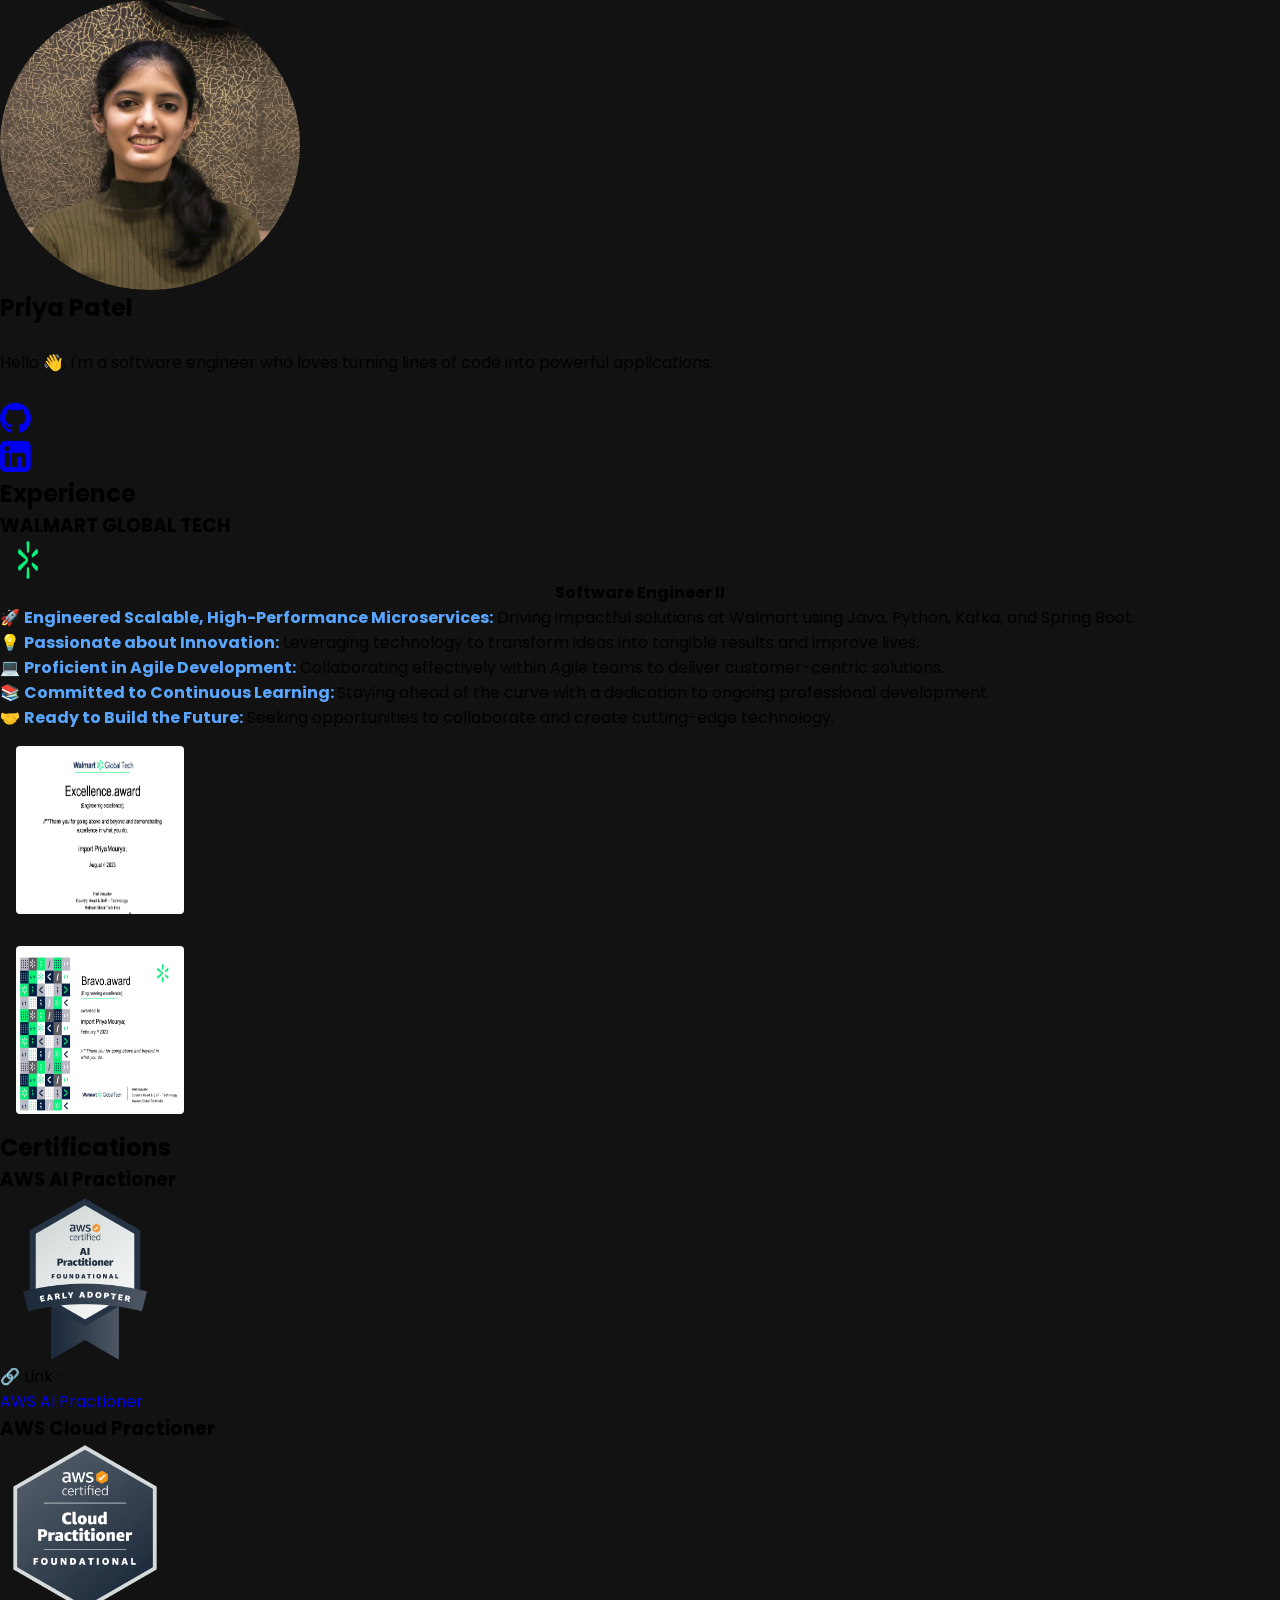
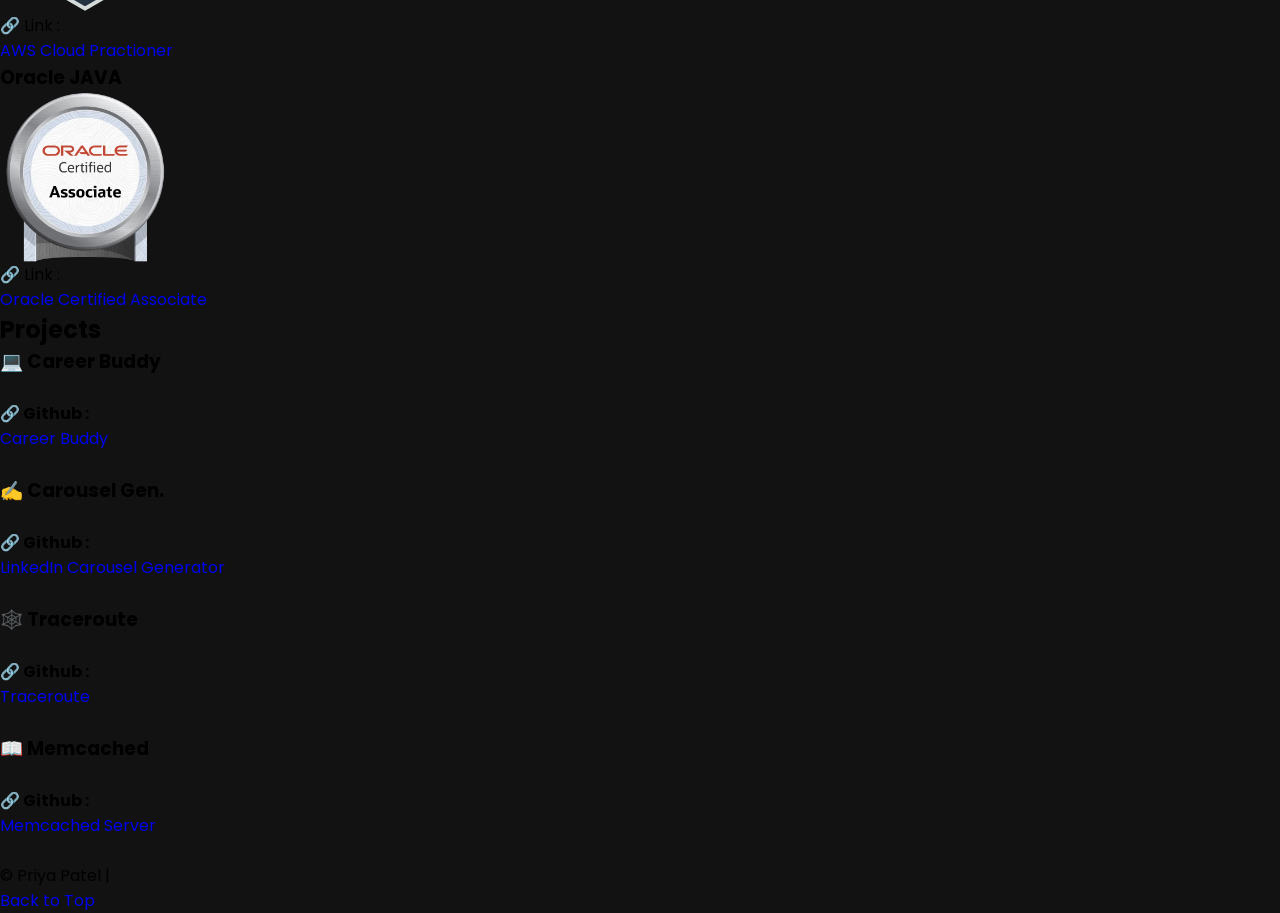
<file: portfolio.html>
<!DOCTYPE html>
<html lang="en">
<head>
  <meta charset="UTF-8">
  <meta name="viewport" content="width=device-width, initial-scale=1.0">
  <link rel="stylesheet" href="https://cdnjs.cloudflare.com/ajax/libs/font-awesome/4.7.0/css/font-awesome.min.css">
  <link rel="stylesheet" href="style.css">
  <title>Priya Patel</title>
  
</head>
<body>

  <!-- Hero Section -->
  <section id="hero">
  
    <img class="profile-img" src="image/image.jpeg" alt="Priya Patel" style="width:300px;height:290px;border-radius:50%;overflow:hidden;">
    <h2>Priya Patel</h2>
    <br>
    <p>Hello 👋, I'm a software engineer who loves turning lines of code into powerful applications.</p>
    <br>
    <section>
    <a href="https://github.com/priyapatelsp">
        <i class="fa fa-github" style="font-size:36px"></i>
    </a>
    <a href="https://www.linkedin.com/in/priyapatelsp/">
        <i class="fa fa-linkedin-square" style="font-size:36px"></i>
    </a>
</section>
  </section>


  <!-- Portfolio Section -->
  <section id="workEx">
    <h2> Experience</h2>
    <div class="workEx-container">
      <div class="work">
        <div class="work-header">
          <h3> WALMART GLOBAL TECH </h3>
          <img src="image/walmart.webp"style="width:40px;height:40px;border-radius:10%;overflow:hidden;padding-left: 1rem;" alt="walmart">
        </div>
        <h4 style="text-align: center"> Software Engineer II </h4>
        <p  style="text-align: left; left-margin: 40px">
            🚀 <b style=" color: #58a6ff;">Engineered Scalable, High-Performance Microservices:</b> Driving impactful solutions at Walmart using Java, Python, Kafka, and Spring Boot.
            <br>
💡 <b style=" color: #58a6ff;">Passionate about Innovation:</b> Leveraging technology to transform ideas into tangible results and improve lives.
<br>
💻 <b style=" color: #58a6ff;">Proficient in Agile Development:</b> Collaborating effectively within Agile teams to deliver customer-centric solutions.
<br>
📚 <b style=" color: #58a6ff;">Committed to Continuous Learning: </b>Staying ahead of the curve with a dedication to ongoing professional development.
<br>
🤝 <b style=" color: #58a6ff;">Ready to Build the Future:</b> Seeking opportunities to collaborate and create cutting-edge technology.
        </p>
        <div style="text-align: center" >
            <img src="image/excel_walmart.png"style="width:200px;height:200px;border-radius:10%;overflow:hidden;padding: 1rem;" alt="excel_walmart">
            <img src="image/bravo_walmart.png"style="width:200px;height:200px;border-radius:10%;overflow:hidden;padding: 1rem;" alt="bravo_walmart">
        </div>
      </div>
     
    
    </div>
   </section>

    <!-- Certification Section -->

   <section id="skills">
    <h2>Certifications</h2>
    <div class="skills-container">
      <!-- Cert 1: AWS AI Practioner -->
      <div class="skill">

        <div class="skill-header">
          <h3>AWS AI Practioner</h3>
        </div>
        <div>
            <img src="image/aws_ai_practioner.png"style="width:170px;height:170px;border-radius:10%;overflow:hidden;" alt="Your Image">
        </div>
        <div>
            🔗 Link :<a href="https://www.credly.com/badges/8bb8994f-945d-4ba9-b0ff-601909430669/public_url">  AWS AI Practioner</a>
        </div>
      </div>

      <!-- Cert 2: AWS Cloud Practioner  -->
      <div class="skill">
        <div class="skill-header">
          <h3>AWS Cloud Practioner </h3>
        </div>
        <div>
            <img src="image/aws_cp.png"style="width:170px;height:170px;border-radius:10%;overflow:hidden;" alt="Your Image">
        </div>
        <div>
            🔗 Link :<a href="https://www.credly.com/badges/d0e533ee-8dde-4ddf-a192-f0ba54af0964/public_url">  AWS Cloud Practioner</a>
        </div>
      </div>

      <!-- Cert 3: Oracle JAVA -->
      <div class="skill">
        <div class="skill-header">
          <h3>Oracle JAVA</h3>
        </div>
        <div>
            <img src="image/java.webp"style="width:170px;height:170px;border-radius:10%;overflow:hidden;" alt="Your Image">
        </div>
        <div>
            🔗 Link :<a href=" https://catalog-education.oracle.com/ords/certview/sharebadge?id=77D0A551A8E5356044DDA2527FDC878E5A76B186795D026582E99F857F08E141">  Oracle Certified Associate </a>
        </div>
      </div>

    
  </section>

      <!-- Certification Section  End-->

  <!-- Portfolio Section -->
  <section id="skills">
    <h2>Projects</h2>
    <div class="skills-container">
      <!-- Project 1: Career Buddy -->
      <div class="skill">
        <div class="skill-header">
          <h3> 💻  Career Buddy</h3>
        </div>
        <div class="skill-progress">
          <div class="progress-bar" style="width: 100%"></div>
        </div>
        <ul style="margin-left:0">
            <br>
            <li><b>🔗 Github : </b><a href="https://github.com/priyapatelsp/Career_Buddy"> Career Buddy </a></li>
            <br>
            <!-- <li><b>Post : </b><a href="https://github.com/priyapatelsp/Career_Buddy"> Career Buddy </a></li>
            <br> -->
        </ul>
      </div>

      <!-- Project 2: Carousel Gen -->
      <div class="skill">
        <div class="skill-header">
          <h3>✍️ Carousel Gen.</h3>
        </div>
        <div class="skill-progress">
          <div class="progress-bar" style="width: 100%"></div>
        </div>
        <ul style="margin-left:0">
            <br>
            <li><b>🔗 Github : </b><a href="https://github.com/priyapatelsp/LinkedIn-Carousel-Generator"> LinkedIn Carousel Generator</a></li>
            <br>
            <!-- <li><b>Post : </b><a href="https://github.com/priyapatelsp/Career_Buddy"> Career Buddy </a></li>
            <br> -->
        </ul>
      </div>

      <!-- Project 3: Traceroute -->
      <div class="skill">
        <div class="skill-header">
          <h3>🕸️ Traceroute</h3>
        </div>
        <div class="skill-progress">
          <div class="progress-bar" style="width: 100%"></div>
        </div>
        <ul style="margin-left:0">
            <br>
            <li><b>🔗 Github : </b><a href="https://github.com/priyapatelsp/Traceroute"> Traceroute</a></li>
            <br>
            <!-- <li><b>Post : </b><a href="https://github.com/priyapatelsp/Career_Buddy"> Career Buddy </a></li>
            <br> -->
        </ul>
      </div>

      <!-- Project 4: Memcached -->
      <div class="skill">
        <div class="skill-header">
          <h3>📖 Memcached</h3>
        </div>
        <div class="skill-progress">
          <div class="progress-bar" style="width: 100%"></div>
        </div>
        <ul style="margin-left:0">
            <br>
            <li><b>🔗 Github : </b><a href="https://github.com/priyapatelsp/Memcached_Server"> Memcached Server</a></li>
            <br>
            <!-- <li><b>Post : </b><a href="https://github.com/priyapatelsp/Career_Buddy"> Career Buddy </a></li>
            <br> -->
        </ul>
      </div>
      
  </section>

  


  <!-- Skills Section -->
  <!-- <section id="skills">
    <h2>Skills & Expertise</h2>
    <div class="skills-container"> -->
      <!-- Skill 1: HTML -->
      <!-- <div class="skill">
        <div class="skill-header">
            <i class="fa fa-html5" style="font-size:36px" ></i>
          <h3>HTML</h3>
        </div>
      </div> -->

      <!-- Skill 2: CSS -->
      <!-- <div class="skill">
        <div class="skill-header">
            <i class="fa fa-linkedin-square" style="font-size:36px"></i>
          <h3>CSS</h3>
        </div>
      </div> -->

      <!-- Skill 3: JavaScript -->
      <!-- <div class="skill">
        <div class="skill-header">
            <i class="fa fa-linkedin-square" style="font-size:36px"></i>
          <h3>JavaScript</h3>
        </div>
      </div> -->

      <!-- Skill 4: React -->
      <!-- <div class="skill">
        <div class="skill-header">
            <i class="fa fa-linkedin-square" style="font-size:36px"></i>
          <h3>React</h3>
        </div>
      </div>
    </div>
  </section> -->

  <!-- Footer -->
  <footer>
    <p>&copy; Priya Patel | <a href="#hero">Back to Top</a></p>
  </footer>

  <!-- Smooth Scroll Script -->
  <script>
    function scrollToPortfolio() {
      document.querySelector('#portfolio').scrollIntoView({ behavior: 'smooth' });
    }
  </script>

</body>
</html>
</file>
<file: style.css>
@import url('https://fonts.googleapis.com/css2?family=Poppins:ital,wght@0,100;0,200;0,300;0,400;0,500;0,600;0,700;0,800;0,900;1,100;1,200;1,300;1,400;1,500;1,600;1,700;1,800;1,900&display=swap');

:root {
    --bg-gradient-onyx: linear-gradient(to bottom right, hsl(240, 1%, 25%) 3%, hsl(0, 0%, 19%) 97%);
    --bg-gradient-jet: linear-gradient(to bottom right, hsla(240, 1%, 18%, .251) 3%, hsla(240, 2%, 11%, 0) 100%), hsl(240, 2%, 13%);
    --bg-gradient-yellow1: linear-gradient(to bottom right, hsl(45, 100%, 71%) 0%, hsla(36, 100%, 69%, 0) 50%);
    --bg-gradient-yellow2: linear-gradient(135deg, hsla(45, 100%, 71%, .251) 0%, hsla(35, 100%, 68%, 0) 59.86%), hsl(240, 2%, 13%);
    --border-gradient-onyx: linear-gradient(to bottom right, hsl(0, 0%, 25%) 0%, hsla(0, 0%, 25%, 0) 50%);
    --text-gradient-yellow: linear-gradient(to right, hsl(45, 100%, 72%), hsl(35, 100%, 68%));

    --jet: hsl(0, 0%, 22%);
    --onyx: hsl(240, 1%, 17%);
    --eerie-black1: hsl(240, 2%, 13%);
    --eerie-black2: hsl(240, 2%, 12%);
    --smoky-black: hsl(0, 0%, 7%);
    --white1: hsl(0, 0%, 100%);
    --white2: hsl(0, 0%, 98%);
    --orange-yellow-crayola: hsl(45, 100%, 72%);
    --vegas-gold: hsl(45, 54%, 58%);
    --light-gray: hsl(0, 0%, 84%);
    --light-gray70: hsla(0, 0%, 84%, .7);
    --bittersweet-shimmer: hsl(0, 43%, 51%);

    --ff-poppins: 'Poppins', sans-serif;

    --fs1: 24px;
    --fs2: 18px;
    --fs3: 17px;
    --fs4: 16px;
    --fs5: 15px;
    --fs6: 14px;
    --fs7: 13px;
    --fs8: 12px;

    --fw300: 300;
    --fw400: 400;
    --fw500: 500;
    --fw600: 600;

    --shadow1: -4px 8px 24px hsla(0, 0%, 0%, .25);
    --shadow2: 0px 16px 30px hsla(0, 0%, 0%, .25);
    --shadow3: 0px 16px 40px hsla(0, 0%, 0%, .25);
    --shadow4: 0px 25px 50px hsla(0, 0%, 0%, .15);
    --shadow5: 0px 24px 80px hsla(0, 0%, 0%, .25);

    --transition1: .25s ease;
    --transition2: .5s ease-in-out;
}

*, *::before, *::after {
    margin: 0;
    padding: 0;
    box-sizing: border-box;
}

a {text-decoration: none; }

li {list-style: none; }

img, ion-icon, a, button, time, span { display: block; }

button {
    font: inherit;
    background: none;
    border: none;
    text-align: left;
    cursor: pointer;
}

input, textarea {
    display: block;
    width: 100%;
    background: none;
    font: inherit;
}

::selection {
    background: var(--orange-yellow-crayola);
    color: var(--smoky-black);
}

:focus { outline-color: var(--orange-yellow-crayola); }

html { font-family: var(--ff-poppins); }

body { background: var(--smoky-black); }

main {
    margin: 15px 12px;
    margin-bottom: 75px;
    min-width: 259px;
}

.sidebar, article {
    background: var(--eerie-black2);
    border: 1px solid var(--jet);
    border-radius: 20px;
    box-shadow: var(--shadow1);
    z-index: 1;
    padding: 15px;
}

    .sidebar.active { max-height: 405px; }

.separator {
    width: 100%;
    height: 1px;
    background: var(--jet);
    margin: 16px 0;
}

.icon-box {
    position: relative;
    background: var(--border-gradient-onyx);
    width: 30px;
    height: 30px;
    border-radius: 8px;
    display: flex;
    justify-content: center;
    align-items: center;
    font-size: 16px;
    color: var(--orange-yellow-crayola);
    box-shadow: var(--shadow1);
    z-index: 1;
}

    .icon-box::before {
        content: '';
        position: absolute;
        inset: 1px;
        background: var(--eerie-black1);
        border-radius: inherit;
        z-index: -1;
    }

    .icon-box ion-icon { --ionicon-stroke-width: 35px; }

article { display: none; }

    article.active { 
        display: block;
        animation: fade .5s ease backwards;
    }

        @keyframes fade {
            0% { opacity: 0; }
            100% { opacity: 1; }
        }

.h2, .h3, .h4, .h5 { 
    color: var(--white2);
    text-transform: capitalize;
}

    .h2 { font-size: var(--fs1); }
    .h3 { font-size: var(--fs2); }
    .h4 { font-size: var(--fs4); }
    .h5 { 
        font-size: var(--fs7);
        font-weight: var(--fw500); 
    }

.article-title {
    position: relative;
    padding-bottom: 7px;
}

    .article-title::after {
        content: '';
        position: absolute;
        bottom: 0;
        left: 0;
        width: 30px;
        height: 3px;
        background: var(--text-gradient-yellow);
        border-radius: 3px;
    }

.has-scrollbar::-webkit-scrollbar {
    width: 5px;
    height: 5px;
}

.has-scrollbar::-webkit-scrollbar-track {
    background: var(--onyx);
    border-radius: 5px;
}

.has-scrollbar::-webkit-scrollbar-thumb {
    background: var(--orange-yellow-crayola);
    border-radius: 5px;
}

.has-scrollbar::-webkit-scrollbar-button { width: 20px; }

.content-card {
    position: relative;
    background: var(--border-gradient-onyx);
    padding: 15px;
    padding-top: 45px;
    border-radius: 14px;
    box-shadow: var(--shadow2);
    cursor: pointer;
    z-index: 1;
}

    .content-card::before {
        content: '';
        position: absolute;
        inset: 1px;
        background: var(--bg-gradient-jet);
        border-radius: inherit;
        z-index: -1;
    }

/*ASIDE - SIDEBAR*/

.sidebar {
    margin-bottom: 15px;
    max-height: 112px;
    overflow: hidden;
    padding: 15px;
    transition: var(--transition2);
}

.sidebar-info {
    position: relative;
    display: flex;
    justify-content: flex-start;
    align-items: center;
    gap: 15px;
}



.avatar-box {
    background: var(--bg-gradient-onyx);
    border-radius: 20px;
}

.info-content .name {
    color: var(--white2);
    font-size: var(--fs3);
    font-weight: var(--fw500);
    letter-spacing: -0.25px;
    margin-bottom: 10px;
}

.info-content .title {
    color: var(--white1);
    background: var(--onyx);
    font-size: var(--fs8);
    font-weight: var(--fw300);
    width: max-content;
    padding: 3px 12px;
    border-radius: 8px;
}

.info-more-btn {
    position: absolute;
    top: -15px;
    right: -15px;
    border-radius: 0 15px;
    font-size: 13px;
    color: var(--orange-yellow-crayola);
    background: var(--border-gradient-onyx);
    padding: 10px;
    box-shadow: var(--shadow2);
    transition: var(--transition1);
    z-index: 1;
}

    .info-more-btn::before {
        content: '';
        position: absolute;
        inset: 1px;
        border-radius: inherit;
        background: var(--bg-gradient-jet);
        transition: var(--transition1);
        z-index: -1;
    }

        .info-more-btn:hover, .info-more-btn:focus { background: var(--bg-gradient-yellow1); }
        .info-more-btn:hover::before, .info-more-btn:focus::before { background: var(--bg-gradient-yellow2); }

    .info-more-btn span { display: none; }

.sidebar-info-more {
    opacity: 0;
    visibility: hidden;
    transition: var(--transition2);
}

    .sidebar.active .sidebar-info-more {
        opacity: 1;
        visibility: visible;
    }

.contacts-list {
    display: grid;
    grid-template-columns: 1fr;
    gap: 16px;
}

.contact-item {
    min-width: 100%;
    display: flex;
    align-items: center;
    gap: 16px;
}

.contact-info {
    max-width: calc(100% - 46px);
    width: calc(100% - 46px);
}

    .contact-info :is(.contact-link, time, address) {
        color: var(--white2);
        font-size: var(--fs7);
    }

    .contact-info address { font-style: normal; }

.contact-title {
    color: var(--light-gray70);
    font-size: var(--fs8);
    text-transform: uppercase;
    margin-bottom: 2px;
}

.social-list {
    display: flex;
    justify-content: flex-start;
    align-items: center;
    gap: 15px;
    padding-bottom: 4px;
    padding-left: 7px;
}

.social-item .social-link {
    color: var(--light-gray70);
    font-size: 18px;
}

    .social-item .social-link:hover { color: var(--light-gray); }

/*NAVBAR*/

.navbar {
    position: fixed;
    bottom: 0;
    left: 0;
    width: 100%;
    background: hsla(240, 1%, 17%, .75);
    backdrop-filter: blur(10px);
    border: 1px solid var(--jet);
    border-radius: 12px 12px 0 0;
    box-shadow: var(--shadow2);
    z-index: 5;
}

.navbar-list {
    display: flex;
    flex-wrap: wrap;
    justify-content: center;
    align-items: center;
    padding: 0 10px;
}

.navbar-link {
    color: var(--light-gray);
    font-size: var(--fs8);
    padding: 20px 7px;
    transition: color var(--transition1);
}

    .navbar-link:hover, .navbar-link:focus { color: var(--light-gray70); }
    .navbar-link.active { color: var(--orange-yellow-crayola); }

/*ABOUT*/

.about .article-title { 
    margin-bottom: 15px;
    margin-top: 15px;
}

.about-text {
    color: var(--light-gray);
    font-size: var(--fs6);
    font-weight: var(--fw300);
    line-height: 1.6;
}

    .about-text p { 
        margin-bottom: 15px;
        text-align: justify;
        padding-left: 10px;
        padding-right: 10px;
     }

.service { margin-bottom: 35px; }

.service-title { margin-bottom: 20px; }

.service-list {
    display: grid;
    grid-template-columns: 1fr;
    gap: 20px;
}

.service-item {
    position: relative;
    background: var(--border-gradient-onyx);
    padding: 20px;
    border-radius: 14px;
    box-shadow: var(--shadow2);
    z-index: 1;
}

    .service-item::before {
        content: '';
        position: absolute;
        inset: 1px;
        background: var(--bg-gradient-jet);
        border-radius: inherit;
        z-index: -1;
    }

.service-icon-box { margin-bottom: 10px; }
    .service-icon-box img { margin: auto; }

.service-content-box { text-align: center; }
.service-item-title { margin-bottom: 7px; }

.service-item-text {
    color: var(--light-gray);
    font-size: var(--fs6);
    font-weight: var(--fw300);
    line-height: 1.6;
}

/*TESTIMONIALS*/

.testimonials { margin-bottom: 30px; }
.testimonials-title { margin-bottom: 20px; }

.testimonials-list {
    display: flex;
    justify-content: flex-start;
    align-items: flex-start;
    gap: 15px;
    margin: 0 -15px;
    padding: 25px 15px;
    padding-bottom: 35px;
    overflow-x: auto;
    scroll-behavior: smooth;
    overscroll-behavior-inline: contain;
    scroll-snap-type: inline mandatory;
}

.testimonials-item {
    min-width: 100%;
    scroll-snap-align: center;
}

.testimonials-avatar-box {
    position: absolute;
    top: 0;
    left: 0;
    transform: translate(15px, -25px);
    background: var(--bg-gradient-onyx);
    border-radius: 14px;
    box-shadow: var(--shadow1);
}

.testimonials-text {
    color: var(--light-gray);
    font-size: var(--fs6);
    font-weight: var(--fw300);
    line-height: 1.6;
    display: -webkit-box;
    line-clamp: 4;
    -webkit-line-clamp: 4;
    -webkit-box-orient: vertical;
    overflow: hidden;
}

/*MODAL CONTAINER*/

.modal-container {
    position: fixed;
    top: 0;
    left: 0;
    width: 100%;
    height: 100%;
    display: flex;
    justify-content: center;
    align-items: center;
    overflow-y: auto;
    overscroll-behavior: contain;
    z-index: 20;
    pointer-events: none;
    visibility: hidden;
}

    .modal-container::-webkit-scrollbar { display: none; }

    .modal-container.active {
        pointer-events: all;
        visibility: visible;
    }

        .modal-container.active .testimonials-modal {
            transform: scale(1);
            opacity: 1;
        }

.overlay {
    position: fixed;
    top: 0;
    left: 0;
    width: 100%;
    height: 100vh;
    background: hsl(0, 0%, 5%);
    opacity: 0;
    visibility: hidden;
    pointer-events: none;
    z-index: 1;
    transition: var(--transition1);
}

    .overlay.active {
        opacity: .8;
        visibility: visible;
        pointer-events: all;
    }

.testimonials-modal {
    background: var(--eerie-black2);
    position: relative;
    padding: 15px;
    margin: 15px 12px;
    border: 1px solid var(--jet);
    border-radius: 14px;
    box-shadow: var(--shadow5);
    transform: scale(1.2);
    opacity: 0;
    transition: var(--transition1);
    z-index: 2;
}

.modal-close-btn {
    position: absolute;
    top: 15px;
    right: 15px;
    background: var(--onyx);
    border-radius: 8px;
    width: 32px;
    height: 32px;
    display: flex;
    justify-content: center;
    align-items: center;
    color: var(--white2);
    font-size: 18px;
    opacity: .7;
}

    .modal-close-btn:hover, .modal-close-btn:focus { opacity: 1; }
    .modal-close-btn ion-icon { --ionicon-stroke-width: 50px; }

.modal-avatar-box {
    background: var(--bg-gradient-onyx);
    width: max-content;
    border-radius: 14px;
    margin-bottom: 15px;
    box-shadow: var(--shadow2);
}

.modal-img-wrapper > img { display: none; }

.modal-title { margin-bottom: 4px; }

.modal-content time {
    font-size: var(--fs6);
    color: var(--light-gray70);
    font-weight: var(--fw500);
    margin-bottom: 10px;
}

.modal-content p {
    color: var(--light-gray);
    font-size: var(--fs6);
    font-weight: var(--fw300);
    line-height: 1.6;
}

/*CLIENTS*/

.clients { margin-bottom: 15px; }

.clients-list {
    display: flex;
    justify-content: flex-start;
    align-items: flex-start;
    gap: 15px;
    margin: 0 -15px;
    padding: 25px;
    padding-bottom: 25px;
    overflow-x: auto;
    scroll-behavior: smooth;
    overscroll-behavior-inline: contain;
    scroll-snap-type: inline mandatory;
    scroll-padding-inline: 25px;
}

.clients-item {
    min-width: 50%;
    scroll-snap-align: start;
}

    .clients-item img {
        width: 100%;
        
        transition: var(--transition1);
    }

        .clients-item img:hover { filter: grayscale(0);}

/*RESUME*/

.article-title { margin-bottom: 30px; }

.timeline { margin-bottom: 30px; }

    .timeline .title-wrapper {
        display: flex;
        align-items: center;
        gap: 15px;
        margin-bottom: 25px;
    }

.timeline-list {
    font-size: var(--fs6);
    margin-left: 45px;
}

    .timeline-list span {
        color: var(--vegas-gold);
        font-weight: var(--fw400);
        line-height: 1.6;
    }

.timeline-item { position: relative; }

    .timeline-item:not(:last-child) { margin-bottom: 20px; }
        .timeline-item:not(:last-child)::before {
            content: '';
            position: absolute;
            top: -25px;
            left: -30px;
            width: 1px;
            height: calc(100% + 50px);
            background: var(--jet);
        }

    .timeline-item::after {
        content: '';
        position: absolute;
        top: 5px;
        left: -33px;
        height: 6px;
        width: 6px;
        border-radius: 50%;
        background: var(--text-gradient-yellow);
        box-shadow: 0 0 0 4px var(--jet);
    }

.timeline-item-title {
    font-size: var(--fs6);
    line-height: 1.3;
    margin-bottom: 7px;
}

.timeline-text {
    color: var(--light-gray);
    font-weight: var(--fw300);
    line-height: 1.6;
    text-align: justify;
}

/*SKILLS*/

.skills-title { margin-bottom: 20px; }

.skills-list { padding: 20px; }

.skills-item:not(:last-child) {margin-bottom: 15px; }

.skill .title-wrapper {
    display: flex;
    align-items: center;
    gap: 5px;
    margin-bottom: 8px;
}

    .skill .title-wrapper data {
        color: var(--light-gray);
        font-size: var(--fs7);
        font-weight: var(--fw300);
    }

.skills-progress-bg {
    background: var(--jet);
    width: 100%;
    height: 8px;
    border-radius: 10px;
}

.skills-progress-fill {
    background: var(--text-gradient-yellow);
    height: 100%;
    border-radius: inherit;
}

/*PORTFOLIO*/

.filter-list { display: none; }

.filter-select-box { 
    position: relative;
    margin-bottom: 25px;
}

.filter-select {
    background: var(--eerie-black2);
    color: var(--light-gray);
    display: flex;
    justify-content: space-between;
    align-items: center;
    width: 100%;
    padding: 12px 16px;
    border: 1px solid var(--jet);
    border-radius: 14px;
    font-size: var(--fs6);
    font-weight: var(--fw300);
}

    .filter-select.active .select-icon { transform: rotate(0.5turn); }

.select-list {
    background: var(--eerie-black2);
    position: absolute;
    top: calc(100% + 6px);
    width: 100%;
    padding: 6px;
    border: 1px solid var(--jet);
    border-radius: 14px;
    z-index: 2;
    visibility: hidden;
    pointer-events: none;
    transition: .5s ease-in-out;
}

    .filter-select.active + .select-list {
        opacity: 1;
        visibility: visible;
        pointer-events: all;
    }

.select-item button {
    background: var(--eerie-black2);
    color: var(--light-gray);
    font-size: var(--fs6);
    font-weight: var(--fw300);
    text-transform: capitalize;
    width: 100%;
    padding: 8px 10px;
    border-radius: 8px;
}

    .select-item button:hover { --eerie-black2: hsl(240, 2%, 20%); }

.project-list {
    display: grid;
    grid-template-columns: 1fr;
    gap: 30px;
    margin-bottom: 10px;
}

.project-item { display: none; }

    .project-item.active {
        display: block;
        animation: scaleUp .25s ease forwards;
    }

        @keyframes scaleUp {
            0% { transform: scale(0.5); }
            100% { transform: scale(1); }
        }

    .project-item > a { width: 100%; }

.project-img {
    position: relative;
    width: 100%;
    height: 200px;
    border-radius: 16px;
    overflow: hidden;
    margin-bottom: 15px;
}

    .project-img img {
        width: 100%;
        height: 100%;
        object-fit: cover;
        transition: var(--transition1);
    }

    .project-img::before {
        content: '';
        position: absolute;
        top: 0;
        left: 0;
        width: 100%;
        height: 100%;
        background: transparent;
        z-index: 1;
        transition: var(--transition1);
    }

        .project-item > a:hover img { transform: scale(1.1); }

        .project-item > a:hover .project-img::before { background: hsla(0, 0%, 0%, .5); }

.project-item-icon-box {
    --scale: .8;

    background: var(--jet);
    color: var(--orange-yellow-crayola);
    position: absolute;
    top: 50%;
    left: 50%;
    transform: translate(-50%, -50%) scale(var(--scale));
    font-size: 20px;
    padding: 18px;
    border-radius: 12px;
    opacity: 0;
    z-index: 1;
    transition: var(--transition1);
}

    .project-item > a:hover .project-item-icon-box {
        --scale: 1;
        opacity: 1;
    }

    .project-item-icon-box ion-icon { --ionicon-stroke-width: 50px; }

.project-title, .project-category { margin-left: 10px; }

    .project-title {
        color: var(--white2);
        font-size: var(--fs5);
        font-weight: var(--fw400);
        text-transform: capitalize;
        line-height: 1.3;
    }

    .project-category {
        color: var(--light-gray70);
        font-size: var(--fs6);
        font-weight: var(--fw300);
    }

/*BLOG*/

.blog-posts { margin-bottom: 10px; }

.blog-posts-list {
    display: grid;
    grid-template-columns: 1fr;
    gap: 20px;
}

.blog-posts-item > a {
    position: relative;
    background: var(--border-gradient-onyx);
    height: 100%;
    box-shadow: var(--shadow4);
    border-radius: 16px;
    z-index: 1;
}

    .blog-posts-item > a::before {
        content: '';
        position: absolute;
        inset: 1px;
        border-radius: inherit;
        background: var(--eerie-black1);
        z-index: -1;
    }

.blog-banner-box {
    width: 100%;
    height: 200px;
    border-radius: 12px;
    overflow: hidden;
}

    .blog-banner-box img {
        width: 100%;
        height: 100%;
        object-fit: cover;
        transition: var(--transition1);
    }

.blog-content { padding: 15px; }

.blog-meta {
    display: flex;
    justify-content: flex-start;
    align-items: center;
    gap: 7px;
    margin-bottom: 10px;
}

    .blog-meta :is(.blog-category, time) {
        color: var(--light-gray70);
        font-size: var(--fs6);
        font-weight: var(--fw300);
    }

    .blog-meta .dot {
        background: var(--light-gray70);
        width: 4px;
        height: 4px;
        border-radius: 4px;
    }

.blog-item-title {
    margin-bottom: 10px;
    line-height: 1.3;
    transition: var(--transition1);
}

    .blog-post-item > a:hover .blog-item-title { color: var(--orange-yellow-crayola); }

.blog-text {
    color: var(--light-gray);
    font-size: var(--fs6);
    font-weight: var(--fw300);
    line-height: 1.6;
    text-align: justify;
}

/*CONTACT*/

.mapbox {
    position: relative;
    height: 250px;
    width: 100%;
    border-radius: 16px;
    margin-bottom: 30px;
    border: 1px solid var(--jet);
    overflow: hidden;
}

    .mapbox figure { height: 100%; }

    .mapbox iframe {
        width: 100%;
        height: 100%;
        border: none;
        filter: grayscale(1) invert(1);
    }

.contact-form { margin-bottom: 10px; }

.form-title { margin-bottom: 20px; }

.input-wrapper {
    display: grid;
    grid-template-columns: 1fr;
    gap: 25px;
    margin-bottom: 25px;
}

.form-input {
    color: var(--white2);
    font-size: var(--fs6);
    font-weight: var(--fw400);
    padding: 13px 20px;
    border: 1px solid var(--jet);
    border-radius: 14px;
    outline: none;
}

    .form-input::placeholder { font-weight: var(--fw500); }
    .form-input:focus { border-color: var(--orange-yellow-crayola); }
        .form-input:focus:invalid { border-color: var(--bittersweet-shimmer); }

textarea.form-input {
    min-height: 100px;
    height: 120px;
    max-height: 200px;
    resize: vertical;
    margin-bottom: 25px;
}

    textarea.form-input::-webkit-realizer { display: none; }

.form-btn {
    position: relative;
    width: 100%;
    background: var(--border-gradient-onyx);
    color: var(--orange-yellow-crayola);
    display: flex;
    justify-content: center;
    align-items: center;
    gap: 10px;
    padding: 13px 20px;
    border-radius: 14px;
    font-size: var(--fs6);
    text-transform: capitalize;
    box-shadow: var(--shadow3);
    z-index: 1;
    transition: var(--transition1);
}

    .form-btn::before {
        content: '';
        position: absolute;
        inset: 1px;
        background: var(--bg-gradient-jet);
        border-radius: inherit;
        z-index: -1;
        transition: var(--transition1);
    }

    .form-btn ion-icon { font-size: 16px; }
    .form-btn:hover { background: var(--bg-gradient-yellow1); }
        .form-btn::before { background: var(--bg-gradient-yellow2); }

    .form-btn:disabled {
        opacity: .7;
        cursor: not-allowed;
    }

        .form-btn:disabled:hover { background: var(--border-gradient-onyx); }
            .form-btn:disabled:hover::before { background: var(--bg-gradient-jet); }


/*MEDIA QUERIES*/

@media (min-width: 450px) {
    .clients-item { min-width: calc(33.33% - 10px); }

    .project-img, .blog-banner-box { height: auto; }
}

@media (min-width: 580px) {
    :root {
        --fs1: 32px;
        --fs2: 24px;
        --fs3: 26px;
        --fs4: 18px;
        --fs6: 15px;
        --fs7: 15px;
        --fs8: 12px;
    }

    .sidebar, article {
        width: 520px;
        margin-inline: auto;
        padding: 30px;
    }

    .article-title {
        font-weight: var(--fw600);
        padding-bottom: 15px;
    }

        .article-title::after {
            width: 40px;
            height: 5px;
        }

    .icon-box {
        width: 48px;
        height: 48px;
        border-radius: 12px;
        font-size: 18px;
    }

    main {
        margin-top: 60px;
        margin-bottom: 100px;
    }

    .sidebar {
        max-height: 180px;
        margin-bottom: 30px;
    }

        .sidebar.active { max-height: 584px; }

    .sidebar-info { gap: 25px; }

    .avatar-box { border-radius: 30px; }
        .avatar-box img { width: 120px; }

    .info-content .name { margin-bottom: 15px; }
    .info-content .title { padding: 5px 10px; }

    .info-more-btn {
        top: -30px;
        right: -30px;
        padding: 10px 15px;
    }

        .info-more-btn span {
            display: block;
            font-size: var(--fs8);
        }

        .info-more-btn ion-icon { display: none; }

    .separator { margin: 32px 0; }

    .contacts-list { gap: 20px; }

    .contact-info {
        max-width: calc(100% - 64px);
        width: calc(100% - 64px);
    }

    .navbar { border-radius: 20px 20px 0 0; }

    .navbar-list { gap: 20px; }
    .navbar-link { --fs8: 14px; }

    .about .article-title { margin-bottom: 20px; }
    .about-text { margin-bottom: 40px; }

    .service-item {
        display: flex;
        justify-content: flex-start;
        align-items: flex-start;
        gap: 18px;
        padding: 30px;
    }

    .service-icon-box {
        margin-bottom: 0;
        margin-top: 5px;
    }

    .service-content-box { text-align: left; }

    .testimonials-title { margin-bottom: 25px; }

    .testimonials-list {
        gap: 30px;
        margin: 0 -30px;
        padding: 30px;
        padding-bottom: 35px;
    }

    .content-card {
        padding: 30px;
        padding-top: 25px;
    }

    .testimonials-avatar-box {
        transform: translate(20px, -20px);
        border-radius: 28px;
    }

        .testimonials-avatar-box img { width: 50px; }

    .testimonials-item-title {
        margin-bottom: 10px;
        margin-left: 95px;
    }

    .testimonials-text {
        line-clamp: 2;
        -webkit-line-clamp: 2;
    }

    .modal-container {padding: 20px; }

    .testimonials-modal {
        display: flex;
        justify-content: flex-start;
        align-items: stretch;
        gap: 25px;
        padding: 30px;
        border-radius: 20px;
    }

    .modal-img-wrapper {
        display: flex;
        flex-direction: column;
        align-items: center;
    }

    .modal-avatar-box {
        border-radius: 18px;
        margin-bottom: 0;
    }

        .modal-avatar-box img { width: 65px; }

    .modal-img-wrapper > img {
        display: block;
        position: relative;
        /* flex-grow: 1; */
        width: 35px;
        top: 50px;
    }

    .clients-list {
        gap: 25px;
        margin: 0 -30px;
        padding: 45px;
        scroll-padding-inline: 45px;
    }

    .clients-item { min-width: calc(33..33% - 35px); }

    .timeline-list { margin-left: 65px; }

    .timeline-item:not(:last-child)::before { left: -40px; }

    .timeline-item::after {
        height: 8px;
        width: 8px;
        left: -43px;
    }

    .skills-item:not(:last-child) { margin-bottom: 25px; }

    .project-img, .blog-banner-box { border-radius: 16px; }

    .blog-posts-list { gap: 30px; }

    .blog-content { padding: 25px; }

    .mapbox {
        height: 380px;
        border-radius: 18px;
    }

    .input-wrapper {
        gap: 30px;
        margin-bottom: 30px;
    }

    .form-input { padding: 15px 20px; }

    textarea.form-input { margin-bottom: 30px; }

    .form-btn {
        --fs-6: 16px;
        padding: 16px 20px;
    }

        .form-btn ion-icon { font-size: 18px; }
}

@media (min-width: 768px) {

    .sidebar, article { width: 700px; }

    .has-scrollbar::-webkit-scrollbar-button { width: 100px; }

    .contacts-list {
        grid-template-columns: 1fr 1fr;
        gap: 30px 15px;
    }

    .navbar-link { --fs8: 15px; }

    .testimonials-modal {
        gap: 35px;
        max-width: 680px;
    }

    .modal-avatar-box img { width: 80px; }

    .article-title { padding-bottom: 20px; }

    .filter-select-box { display: none; }

    .filter-list {
        display: flex;
        justify-content: flex-start;
        align-items: center;
        gap: 25px;
        padding-left: 5px;
        margin-bottom: 30px;
    }

    .filter-item button {
        color: var(--light-gray);
        font-size: var(--fs5);
        transition: var(--transition1);
    }

        .filter-item button:hover { color: var(--light-gray70); }
        .filter-item button.active { color: var(--orange-yellow-crayola); }

    .project-list, .blog-posts-list { grid-template-columns: 1fr 1fr; }

    .input-wrapper { grid-template-columns: 1fr 1fr; }

    .form-btn {
        width: max-content;
        margin-left: auto;
    }
}

@media (min-width: 1024px) {

    :root {
        --shadow1: -4px 8px 24px hsla(0, 0%, 0%, .125);
        --shadow2: 0px 16px 30px hsla(0, 0%, 0%, .125);
        --shadow3: 0px 16px 40px hsla(0, 0%, 0%, .125);
    }

    .sidebar, article {
        width: 950px;
        box-shadow: var(--shadow5);
    }

    main { margin-bottom: 60px; }

    .main-content {
        position: relative;
        width: max-content;
        margin: auto;
    }

    .navbar {
        position: absolute;
        bottom: auto;
        top: 0;
        left: auto;
        right: 0;
        width: max-content;
        border-radius: 0 20px;
        padding: 0 20px;
        box-shadow: none;
    }

    .navbar-list {
        gap: 30px;
        padding: 0 20px;
    }

    .navbar-link { font-weight: var(--fw500); }

    .service-list {
        grid-template-columns: 1fr 1fr;
        gap: 20px 25px;
    }

    .testimonials-item { min-width: calc(50% - 15px); }

    .modal-img-wrapper > img { top: 20px; }

    .clients-item { min-width: calc(25% - 15px); }

    .project-list { grid-template-columns: repeat(3, 1fr); }

    .blog-banner-box { height: 230px; }
}

@media (min-width: 1250px) {

    body::-webkit-scrollbar { width: 20px; }
    body::-webkit-scrollbar-track { background: var(--smoky-black); }

    body::-webkit-scrollbar-thumb {
        border: 5px solid var(--smoky-black);
        background: hsla(0, 0%, 100%, .1);
        border-radius: 20px;
        box-shadow: inset 1px 1px 0 hsla(0, 0%, 100%, .11), inset -1px -1px 0 hsla(0, 0%, 100%, .11);
    }

    body::-webkit-scrollbar-thumb:hover { background: hsla(0, 0%, 100%, .15); }
    body::-webkit-scrollbar-button { height: 60px; }

    .sidebar, article { width: auto; }

    article { min-height: 100%; }

    main {
        max-width: 1200px;
        margin-inline: auto;
        display: flex;
        justify-content: center;
        align-items: stretch;
        gap: 25px;
    }

    .main-content {
        min-width: 75%;
        width: 75%;
        margin: 0;
    }

    .sidebar {
        position: sticky;
        top: 60px;
        max-height: max-content;
        height: 100%;
        margin-bottom: 0;
        padding-top: 60px;
        z-index: 1;
    }

    .sidebar-info { flex-direction: column; }

    .avatar-box img { width: 150px; }

    .info-content .name {
        white-space: nowrap;
        text-align: center;
    }

    .info-content .title { margin: auto; }

    .info-more-btn { display: none; }

    .sidebar-info-more {
        opacity: 1;
        visibility: visible;
    }

    .contacts-list { grid-template-columns: 1fr; }

    .contact-info :is(.contact-link) {
        white-space: nowrap;
        overflow: hidden;
        text-overflow: ellipsis;
    }

    .contact-info :is(.contact-link, time, address) {
        --fs7: 14px;
        font-weight: var(--fw300);
    }

    .separator:last-of-type {
        margin: 15px 0;
        opacity: 0;
    }

    .social-list { justify-content: center; }

    .timeline-text { max-width: 700px; }
}
</file>
